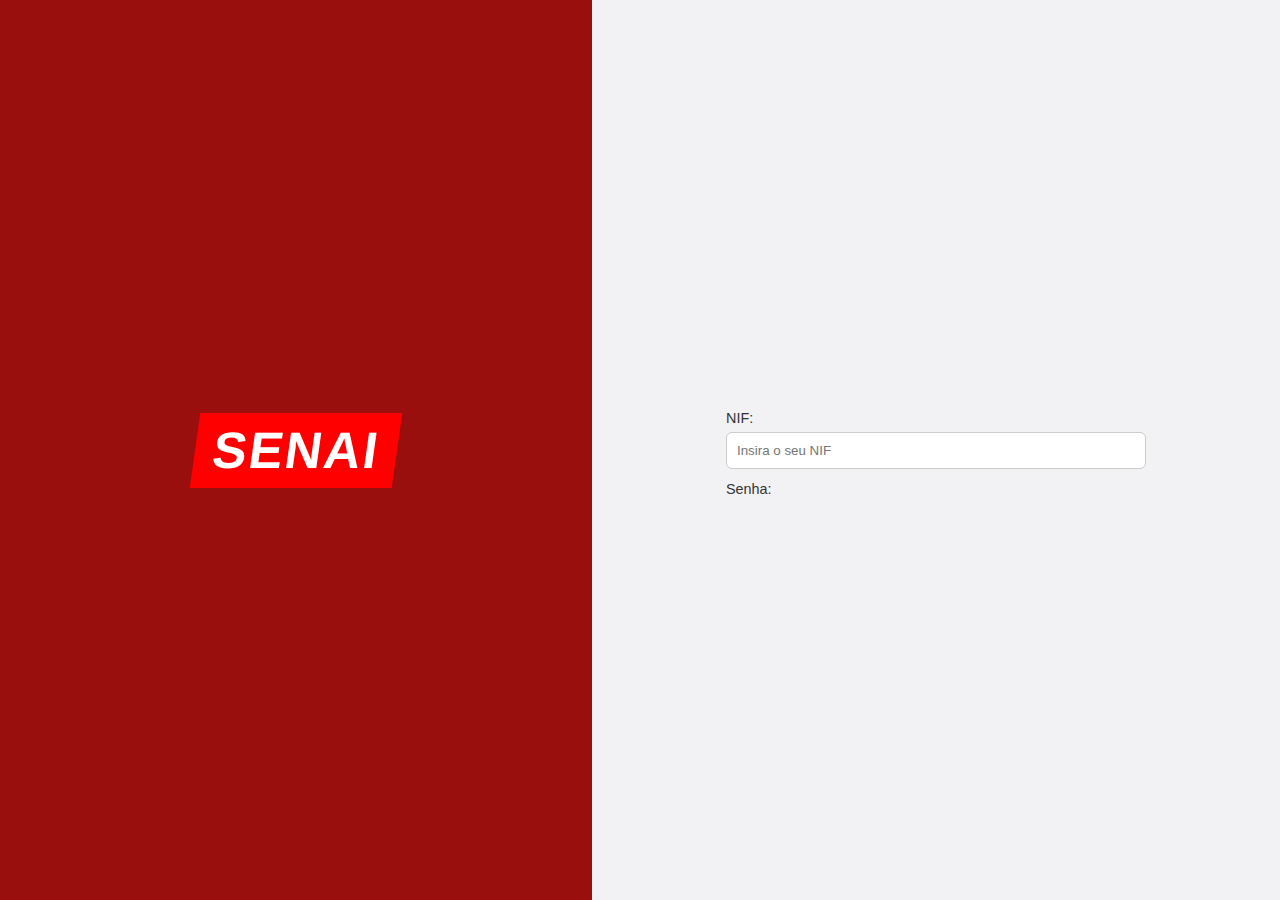
<file: index.html>
<!DOCTYPE html>
<html lang="pt-BR">
<head>
  <meta charset="UTF-8" />
  <meta name="viewport" content="width=device-width, initial-scale=1.0"/>
  <title>Login SENAI</title>
  <link rel="stylesheet" href="styles.css?v=3">
</head>
<body>
  <div class="container">
    <div class="left">
      <span>SENAI</span>
    </div>

    <div class="right">
      <form>
        <label for="nif">NIF:</label>
        <input type="text" id="nif" placeholder="Insira o seu NIF" required>

        <label for="senha">Senha:</l
</file>
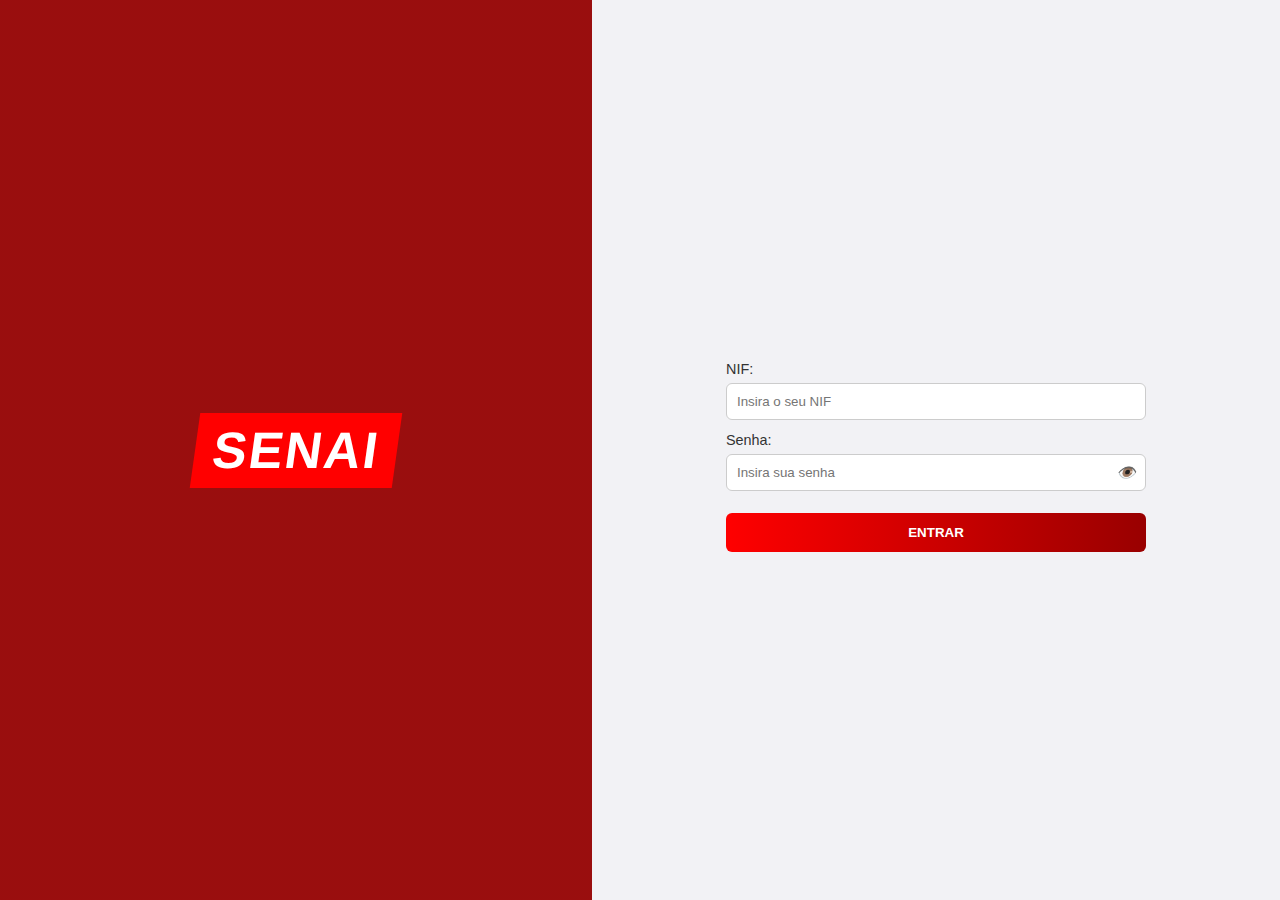
<file: layout/index.html>
<!DOCTYPE html>
<html lang="pt-BR">
<head>
  <meta charset="UTF-8" />
  <meta name="viewport" content="width=device-width, initial-scale=1.0"/>
  <title>Login SENAI</title>
  <link rel="stylesheet" href="styles.css">
</head>
<body>
  <div class="container">
    <div class="left">
      <span>SENAI</span>
    </div>

    <div class="right">
      <form>
        <label for="nif">NIF:</label>
        <input type="text" id="nif" placeholder="Insira o seu NIF" required>

        <label for="senha">Senha:</label>
        <div class="password-wrapper">
          <input type="password" id="senha" placeholder="Insira sua senha" required>
          <i id="togglePassword">👁️</i>
        </div>

        <button type="submit">ENTRAR</button>
      </form>
    </div>
  </div>

  <script src="script.js"></script>
</body>
</html>
</file>
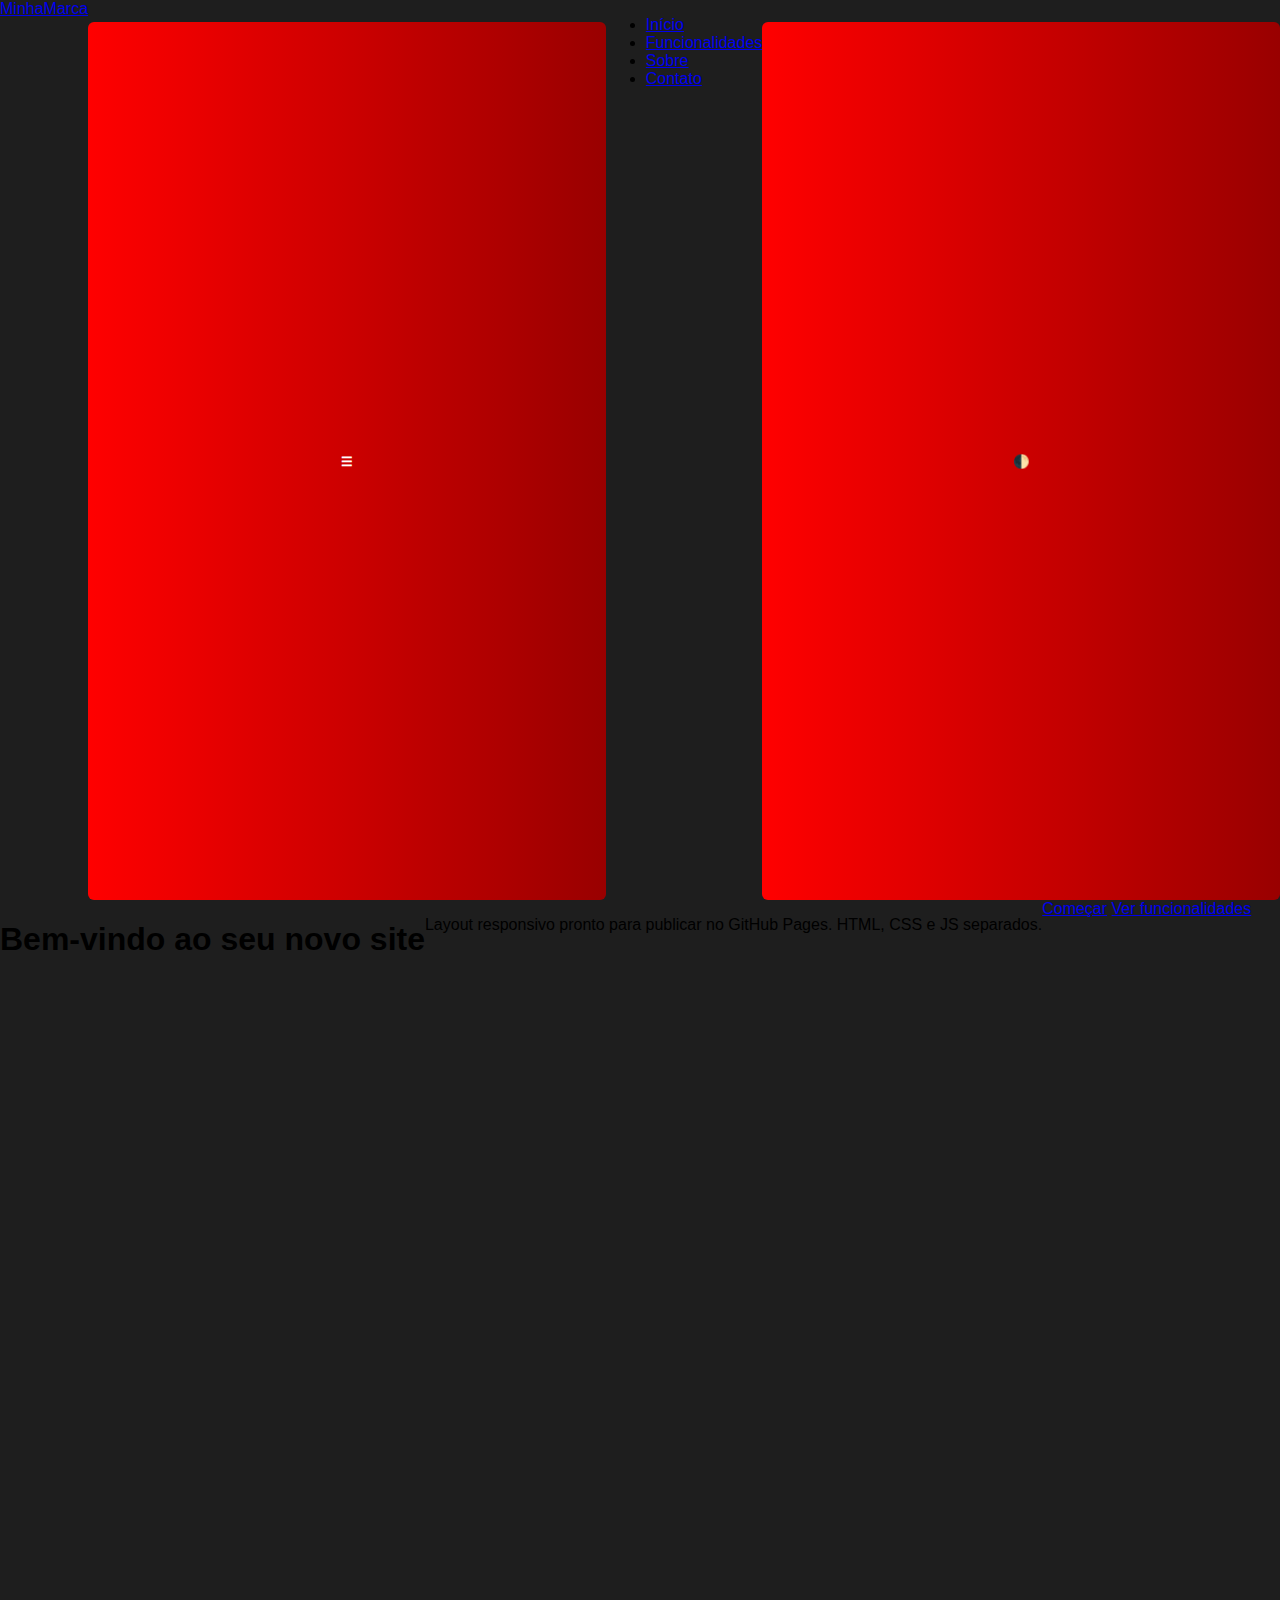
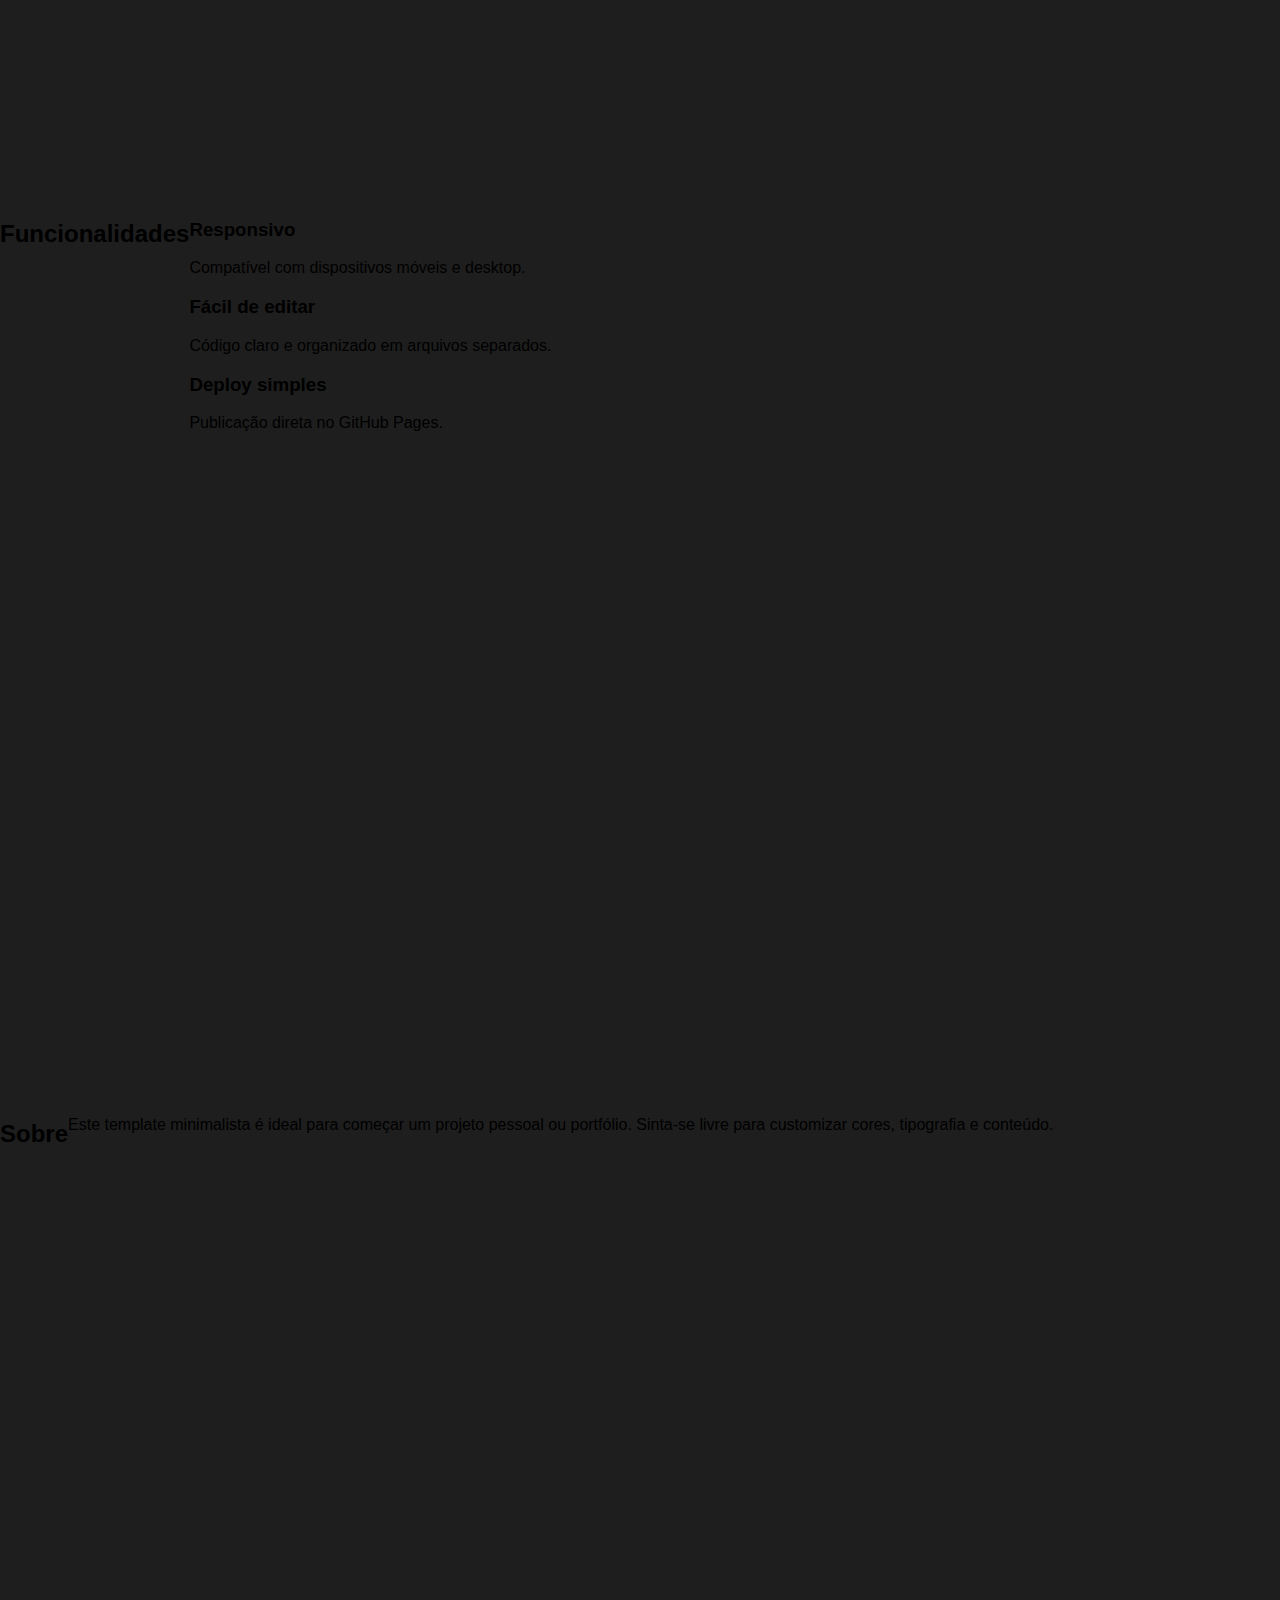
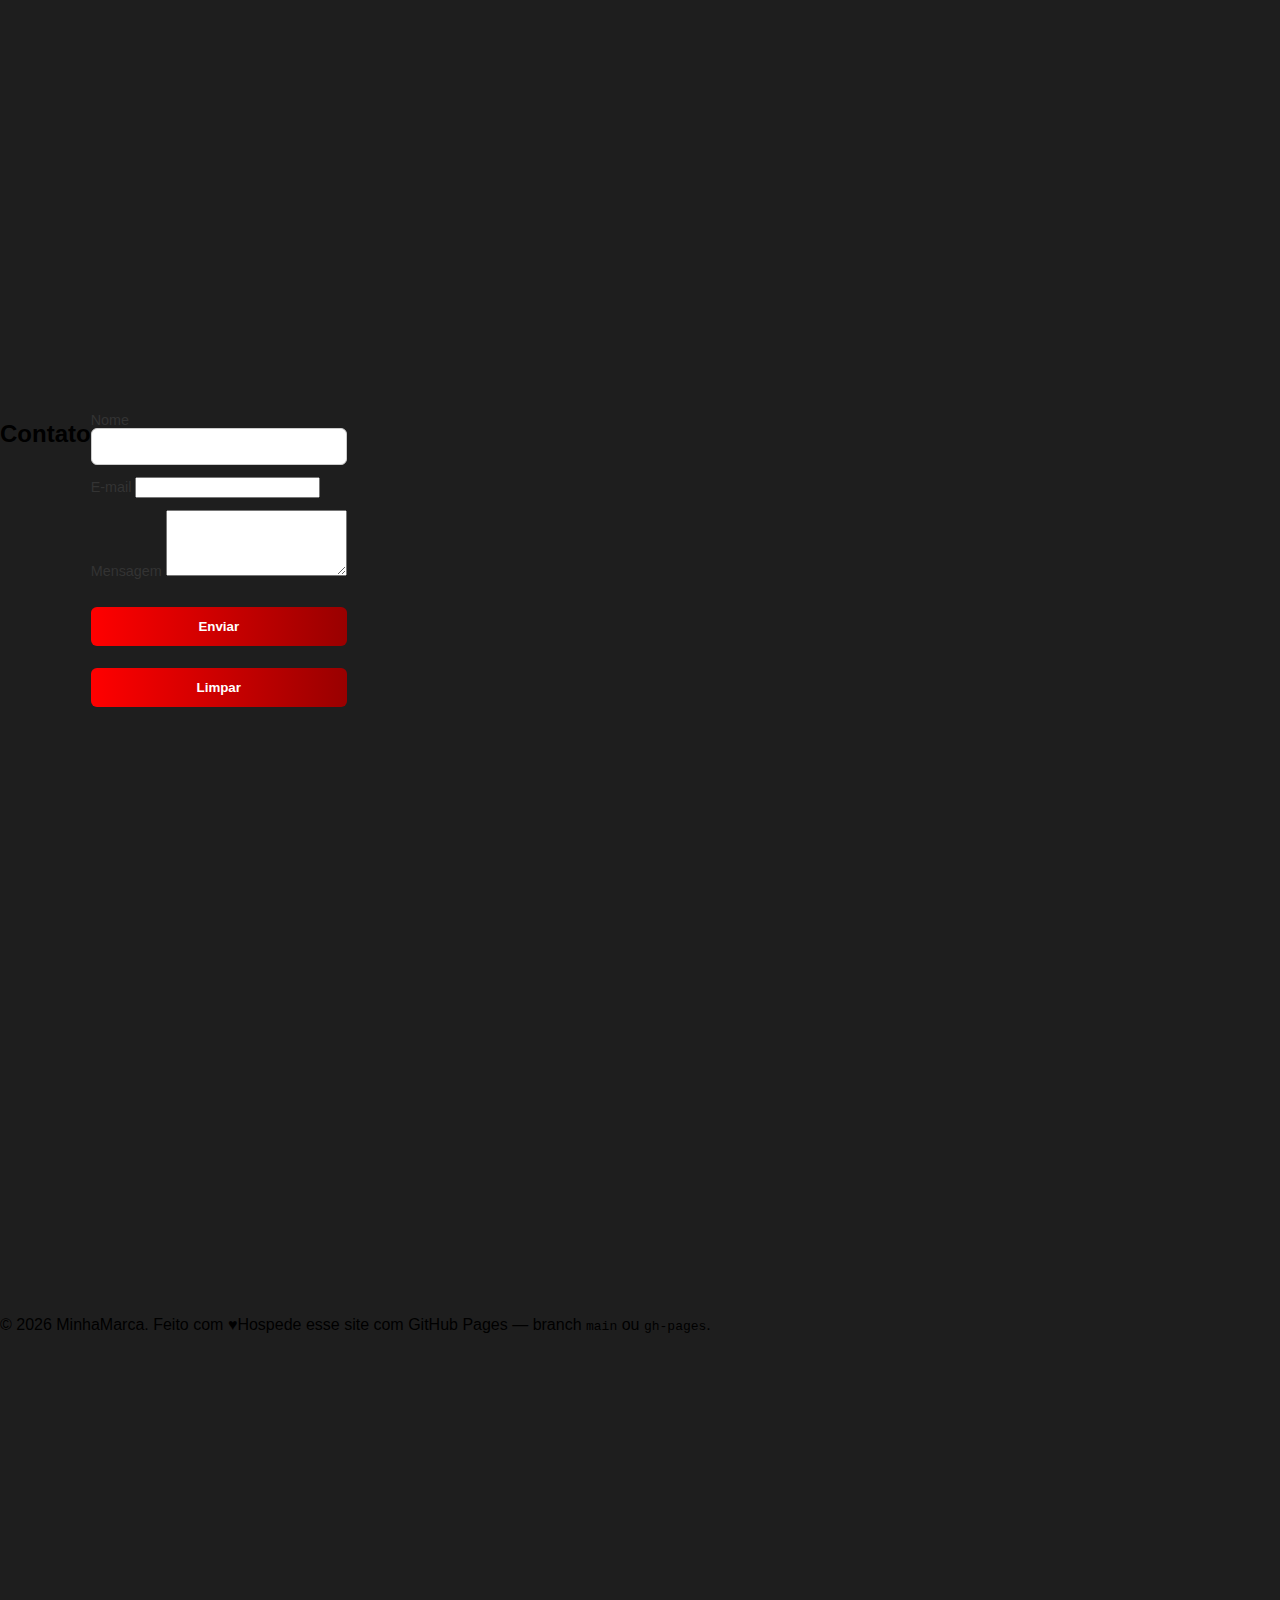
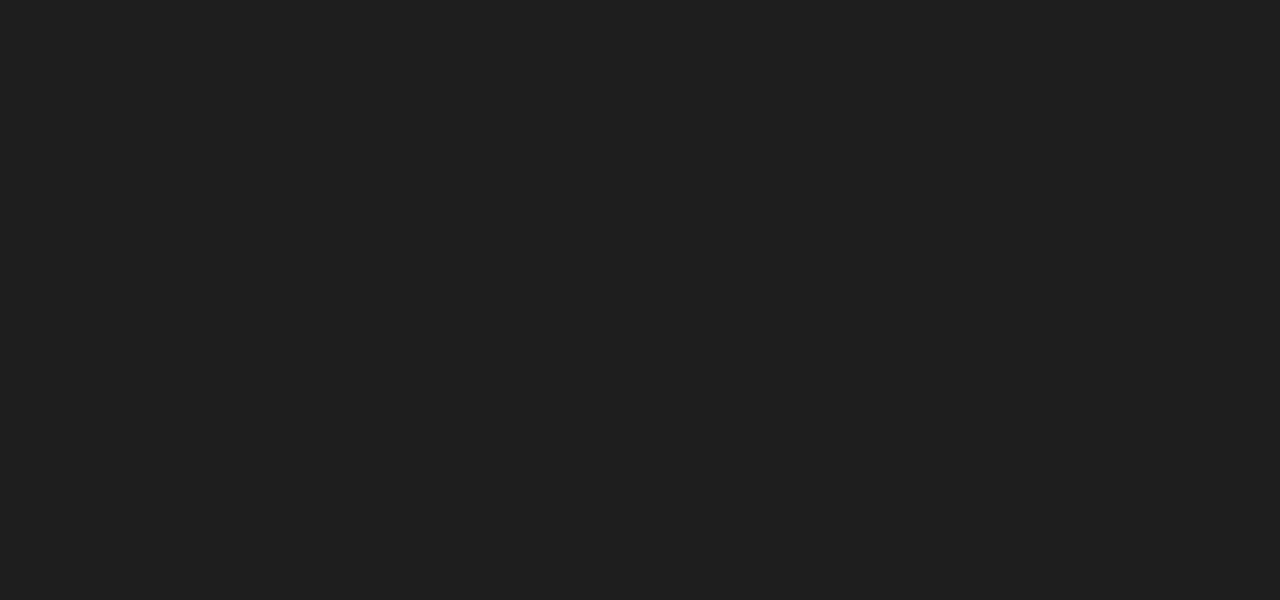
<file: login.html>
<!doctype html>
<html lang="pt-BR">
<head>
  <meta charset="utf-8" />
  <meta name="viewport" content="width=device-width,initial-scale=1" />
  <title>Meu Site - Exemplo</title>
  <link rel="stylesheet" href="styles.css" />
</head>
<body>
  <header class="site-header">
    <div class="container">
      <a class="brand" href="#">MinhaMarca</a>
      <button id="nav-toggle" class="nav-toggle" aria-label="Abrir menu">☰</button>
      <nav id="nav" class="nav">
        <ul>
          <li><a href="#home">Início</a></li>
          <li><a href="#features">Funcionalidades</a></li>
          <li><a href="#about">Sobre</a></li>
          <li><a href="#contact">Contato</a></li>
        </ul>
      </nav>
      <button id="theme-toggle" class="theme-toggle" aria-label="Alternar tema">🌓</button>
    </div>
  </header>

  <main>
    <section id="home" class="hero">
      <div class="container hero-inner">
        <h1>Bem-vindo ao seu novo site</h1>
        <p>Layout responsivo pronto para publicar no GitHub Pages. HTML, CSS e JS separados.</p>
        <div class="cta-row">
          <a class="btn primary" href="#contact">Começar</a>
          <a class="btn ghost" href="#features">Ver funcionalidades</a>
        </div>
      </div>
    </section>

    <section id="features" class="features container">
      <h2>Funcionalidades</h2>
      <div class="grid">
        <article class="card">
          <h3>Responsivo</h3>
          <p>Compatível com dispositivos móveis e desktop.</p>
        </article>
        <article class="card">
          <h3>Fácil de editar</h3>
          <p>Código claro e organizado em arquivos separados.</p>
        </article>
        <article class="card">
          <h3>Deploy simples</h3>
          <p>Publicação direta no GitHub Pages.</p>
        </article>
      </div>
    </section>

    <section id="about" class="about container">
      <h2>Sobre</h2>
      <p>Este template minimalista é ideal para começar um projeto pessoal ou portfólio. Sinta-se livre para customizar cores, tipografia e conteúdo.</p>
    </section>

    <section id="contact" class="contact container">
      <h2>Contato</h2>
      <form id="contact-form" novalidate>
        <label>
          Nome
          <input type="text" name="name" id="name" required />
        </label>
        <label>
          E-mail
          <input type="email" name="email" id="email" required />
        </label>
        <label>
          Mensagem
          <textarea name="message" id="message" rows="4" required></textarea>
        </label>
        <div class="form-row">
          <button type="submit" class="btn primary">Enviar</button>
          <button type="reset" class="btn ghost">Limpar</button>
        </div>
        <p id="form-status" class="form-status" aria-live="polite"></p>
      </form>
    </section>
  </main>

  <footer class="site-footer">
    <div class="container">
      <p>© <span id="year"></span> MinhaMarca. Feito com ♥</p>
      <p class="small">Hospede esse site com GitHub Pages — branch <code>main</code> ou <code>gh-pages</code>.</p>
    </div>
  </footer>

  <script src="script.js"></script>
</body>
</html>
</file>
<file: styles.css>
/* styles.css - versão full screen */
html, body {
  height: 100%;
  width: 100%;
  margin: 0;
  padding: 0;
  font-family: 'Segoe UI', Tahoma, Geneva, Verdana, sans-serif;
  background-color: #1e1e1e;
}

/* container ocupa toda a viewport */
.container {
  display: flex;
  width: 100vw;
  height: 100vh;        /* garante ocupar vertical toda a tela */
  overflow: hidden;
  border-radius: 0;     /* sem cantos arredondados para ocupar toda a tela */
  box-shadow: none;
}

/* cada lado ocupa metade */
.left {
  flex: 1;
  min-width: 0; /* evita overflow de imagens */
  background:
    linear-gradient(rgba(255,0,0,0.55), rgba(255,0,0,0.55)),
    url('https://images.unsplash.com/photo-1521737604893-d14cc237f11d?auto=format&fit=crop&w=1400&q=60');
  background-size: cover;
  background-position: center;
  display: flex;
  align-items: center;
  justify-content: center;
  color: #fff;
  font-size: 3.2rem;
  font-weight: 700;
}

.left span {
  background-color: #ff0000;
  padding: 8px 18px;
  transform: skew(-8deg);
  letter-spacing: 2px;
}

/* formulário à direita */
.right {
  flex: 1;
  background-color: #f2f2f5;
  display: flex;
  align-items: center;
  justify-content: center;
  padding: 48px;
}

.right h2 {
  margin: 0 0 18px 0;
  color: #333;
}

/* form container (para limitar largura do form) */
.right form {
  width: 100%;
  max-width: 420px; /* largura do card de login */
}

label {
  display: block;
  font-size: 0.9rem;
  color: #333;
  margin-top: 12px;
  margin-bottom: 6px;
}

input[type="text"], input[type="password"] {
  width: 100%;
  padding: 10px;
  border: 1px solid #ccc;
  border-radius: 6px;
  outline: none;
  transition: border-color .2s;
  box-sizing: border-box;
}

input:focus {
  border-color: #ff0000;
}

.password-wrapper {
  position: relative;
}

.password-wrapper i {
  position: absolute;
  right: 10px;
  top: 50%;
  transform: translateY(-50%);
  cursor: pointer;
  color: #666;
  user-select: none;
}

button {
  margin-top: 22px;
  width: 100%;
  padding: 12px;
  background: linear-gradient(to right, #ff0000, #990000);
  color: #fff;
  border: none;
  border-radius: 6px;
  cursor: pointer;
  font-weight: 700;
}

button:hover { filter: brightness(.95); }

/* Responsivo: em telas pequenas, empilha verticalmente */
@media (max-width: 900px) {
  .container { flex-direction: column; height: 100%; }

  .left {
    width: 100%;
    height: 40vh;
    font-size: 2rem;
  }

  .right {
    width: 100%;
    height: 60vh;
    padding: 24px;
  }

  .right form { max-width: 100%; }
}
</file>
<file: layout/styles.css>
/* styles.css - versão full screen */
html, body {
  height: 100%;
  width: 100%;
  margin: 0;
  padding: 0;
  font-family: 'Segoe UI', Tahoma, Geneva, Verdana, sans-serif;
  background-color: #1e1e1e;
}

/* container ocupa toda a viewport */
.container {
  display: flex;
  width: 100vw;
  height: 100vh;        /* garante ocupar vertical toda a tela */
  overflow: hidden;
  border-radius: 0;     /* sem cantos arredondados para ocupar toda a tela */
  box-shadow: none;
}

/* cada lado ocupa metade */
.left {
  flex: 1;
  min-width: 0; /* evita overflow de imagens */
  background:
    linear-gradient(rgba(255,0,0,0.55), rgba(255,0,0,0.55)),
    url('https://images.unsplash.com/photo-1521737604893-d14cc237f11d?auto=format&fit=crop&w=1400&q=60');
  background-size: cover;
  background-position: center;
  display: flex;
  align-items: center;
  justify-content: center;
  color: #fff;
  font-size: 3.2rem;
  font-weight: 700;
}

.left span {
  background-color: #ff0000;
  padding: 8px 18px;
  transform: skew(-8deg);
  letter-spacing: 2px;
}

/* formulário à direita */
.right {
  flex: 1;
  background-color: #f2f2f5;
  display: flex;
  align-items: center;
  justify-content: center;
  padding: 48px;
}

.right h2 {
  margin: 0 0 18px 0;
  color: #333;
}

/* form container (para limitar largura do form) */
.right form {
  width: 100%;
  max-width: 420px; /* largura do card de login */
}

label {
  display: block;
  font-size: 0.9rem;
  color: #333;
  margin-top: 12px;
  margin-bottom: 6px;
}

input[type="text"], input[type="password"] {
  width: 100%;
  padding: 10px;
  border: 1px solid #ccc;
  border-radius: 6px;
  outline: none;
  transition: border-color .2s;
  box-sizing: border-box;
}

input:focus {
  border-color: #ff0000;
}

.password-wrapper {
  position: relative;
}

.password-wrapper i {
  position: absolute;
  right: 10px;
  top: 50%;
  transform: translateY(-50%);
  cursor: pointer;
  color: #666;
  user-select: none;
}

button {
  margin-top: 22px;
  width: 100%;
  padding: 12px;
  background: linear-gradient(to right, #ff0000, #990000);
  color: #fff;
  border: none;
  border-radius: 6px;
  cursor: pointer;
  font-weight: 700;
}

button:hover { filter: brightness(.95); }

/* Responsivo: em telas pequenas, empilha verticalmente */
@media (max-width: 900px) {
  .container { flex-direction: column; height: 100%; }

  .left {
    width: 100%;
    height: 40vh;
    font-size: 2rem;
  }

  .right {
    width: 100%;
    height: 60vh;
    padding: 24px;
  }

  .right form { max-width: 100%; }
}
</file>
